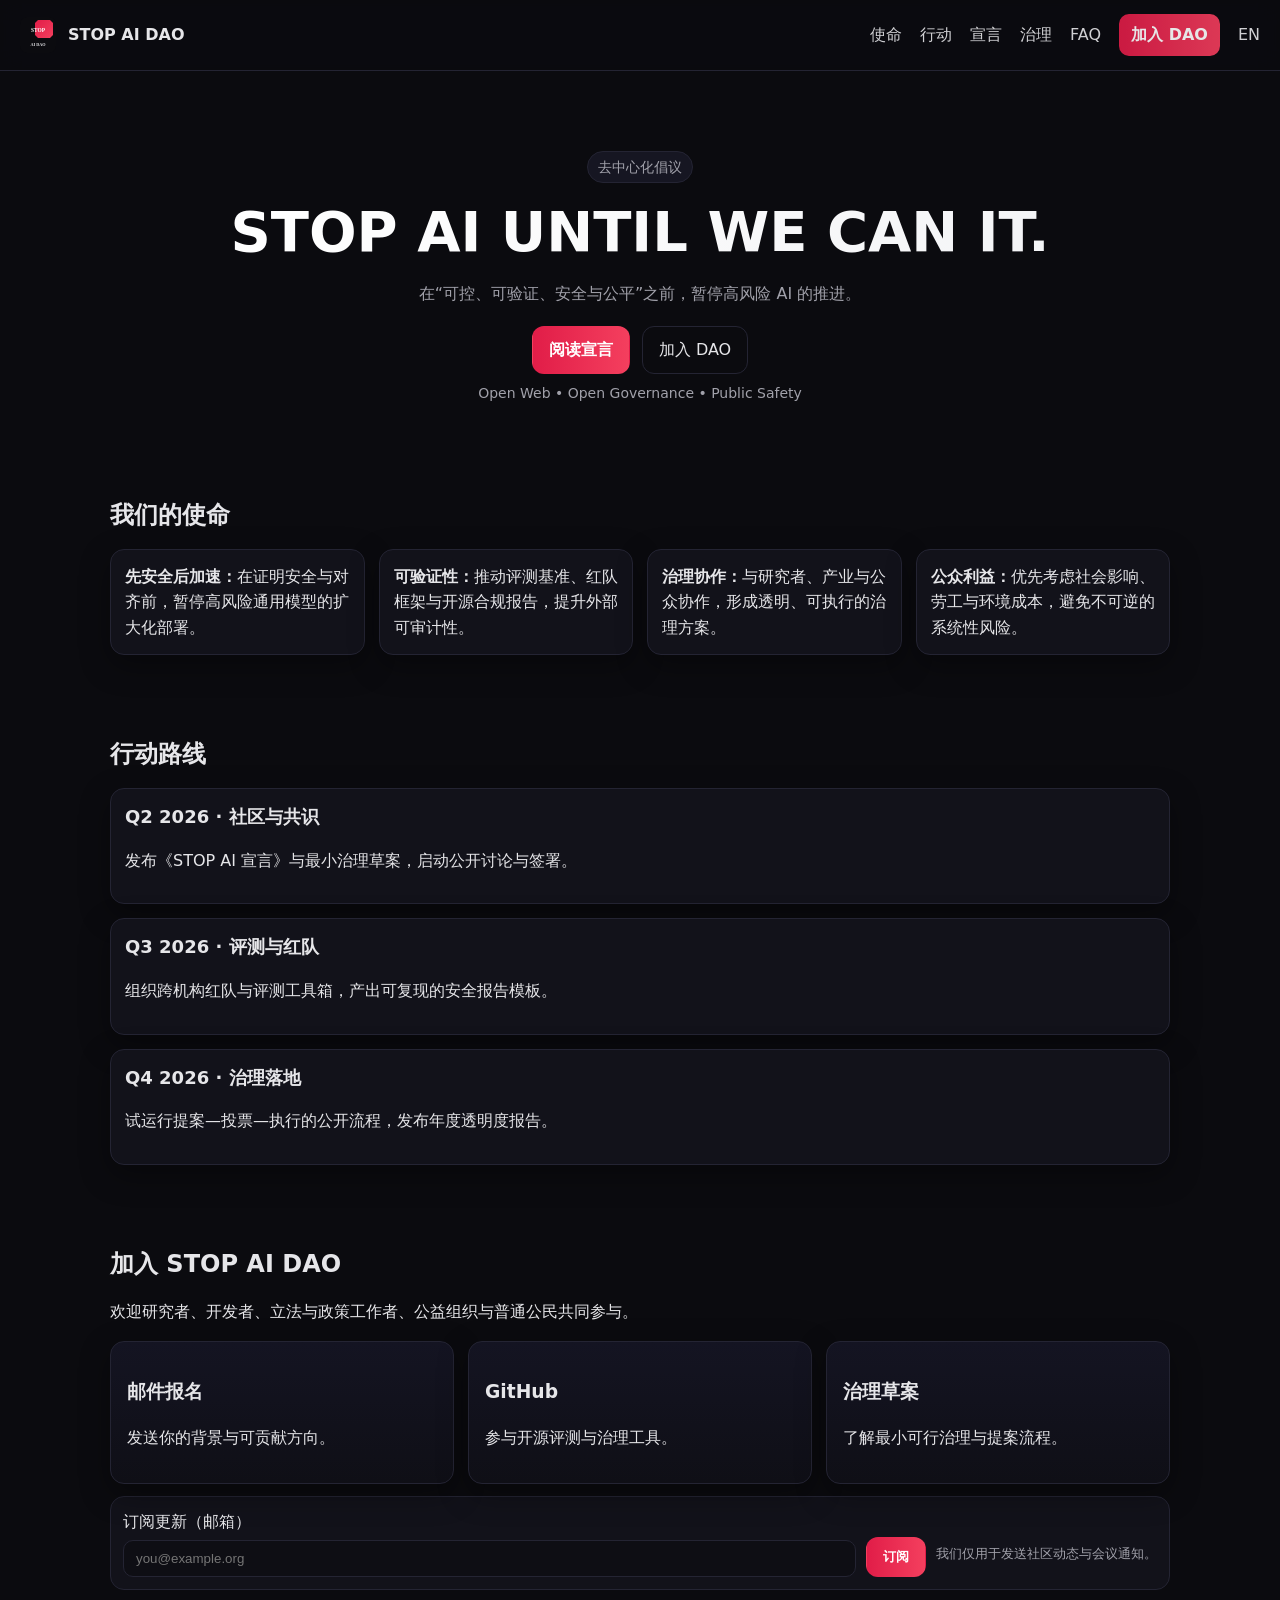
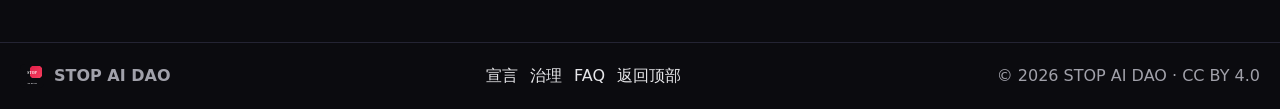
<file: index.html>
<!doctype html>
<html lang="zh-CN">
<head>
  <meta charset="utf-8">
  <meta name="viewport" content="width=device-width, initial-scale=1">
  <title>STOP AI DAO — STOP AI UNTIL WE CAN IT.</title>
  <meta name="description" content="STOP AI DAO：去中心化地推动在可控、可验证、安全与公平之前暂停高风险AI发展。Slogan: STOP AI UNTIL WE CAN IT.">
  <link rel="icon" href="/assets/favicon.svg" type="image/svg+xml">
  <link rel="preload" href="/assets/logo.svg" as="image">
  <meta property="og:title" content="STOP AI DAO">
  <meta property="og:description" content="STOP AI UNTIL WE CAN IT.">
  <meta property="og:type" content="website">
  <meta property="og:image" content="/assets/og.svg">
  <meta name="twitter:card" content="summary_large_image">
  <link rel="stylesheet" href="/styles/style.css">
</head>
<body>
  <header class="site-header">
    <a class="brand" href="/">
      <img src="/assets/logo.svg" alt="STOP AI DAO" width="36" height="36" />
      <span>STOP AI DAO</span>
    </a>
    <nav class="nav" id="main-nav">
      <a href="#mission">使命</a>
      <a href="#actions">行动</a>
      <a href="/manifesto.html">宣言</a>
      <a href="/governance.html">治理</a>
      <a href="/faq.html">FAQ</a>
      <a class="cta" href="#join">加入 DAO</a>
      <a class="lang" data-lang="en" href="/en/">EN</a>
    </nav>
    <button class="menu" id="menu-toggle" aria-label="打开菜单">☰</button>
  </header>

  <main>
    <section class="hero" id="top">
      <div class="hero-badge">去中心化倡议</div>
      <h1 class="hero-title">STOP AI UNTIL WE CAN IT.</h1>
      <p class="hero-sub">在“可控、可验证、安全与公平”之前，暂停高风险 AI 的推进。</p>
      <div class="hero-actions">
        <a class="btn primary" href="/manifesto.html">阅读宣言</a>
        <a class="btn outline" href="#join">加入 DAO</a>
      </div>
      <div class="hero-meta">Open Web • Open Governance • Public Safety</div>
    </section>

    <section class="panel" id="mission">
      <h2>我们的使命</h2>
      <ul class="bullet-grid">
        <li><strong>先安全后加速：</strong>在证明安全与对齐前，暂停高风险通用模型的扩大化部署。</li>
        <li><strong>可验证性：</strong>推动评测基准、红队框架与开源合规报告，提升外部可审计性。</li>
        <li><strong>治理协作：</strong>与研究者、产业与公众协作，形成透明、可执行的治理方案。</li>
        <li><strong>公众利益：</strong>优先考虑社会影响、劳工与环境成本，避免不可逆的系统性风险。</li>
      </ul>
    </section>

    <section class="panel" id="actions">
      <h2>行动路线</h2>
      <ol class="timeline">
        <li>
          <h3>Q2 2026 · 社区与共识</h3>
          <p>发布《STOP AI 宣言》与最小治理草案，启动公开讨论与签署。</p>
        </li>
        <li>
          <h3>Q3 2026 · 评测与红队</h3>
          <p>组织跨机构红队与评测工具箱，产出可复现的安全报告模板。</p>
        </li>
        <li>
          <h3>Q4 2026 · 治理落地</h3>
          <p>试运行提案—投票—执行的公开流程，发布年度透明度报告。</p>
        </li>
      </ol>
    </section>

    <section class="panel join" id="join">
      <h2>加入 STOP AI DAO</h2>
      <p>欢迎研究者、开发者、立法与政策工作者、公益组织与普通公民共同参与。</p>
      <div class="join-cards">
        <a class="card" href="mailto:join@stopaidao.org?subject=Join%20STOP%20AI%20DAO">
          <h3>邮件报名</h3>
          <p>发送你的背景与可贡献方向。</p>
        </a>
        <a class="card" href="https://github.com/" target="_blank" rel="noopener">
          <h3>GitHub</h3>
          <p>参与开源评测与治理工具。</p>
        </a>
        <a class="card" href="/governance.html">
          <h3>治理草案</h3>
          <p>了解最小可行治理与提案流程。</p>
        </a>
      </div>
      <form class="subscribe" action="https://formspree.io/f/placeholder" method="POST">
        <label>
          <span>订阅更新（邮箱）</span>
          <input name="email" type="email" placeholder="you@example.org" required>
        </label>
        <button class="btn primary" type="submit">订阅</button>
        <p class="form-note">我们仅用于发送社区动态与会议通知。</p>
      </form>
    </section>
  </main>

  <footer class="site-footer">
    <div class="foot-brand">
      <img src="/assets/logo.svg" alt="STOP AI DAO" width="24" height="24" />
      <strong>STOP AI DAO</strong>
    </div>
    <nav class="foot-nav">
      <a href="/manifesto.html">宣言</a>
      <a href="/governance.html">治理</a>
      <a href="/faq.html">FAQ</a>
      <a href="#top">返回顶部</a>
    </nav>
    <div class="foot-copy">© 2026 STOP AI DAO · CC BY 4.0</div>
  </footer>

  <script src="/scripts/main.js" defer></script>
</body>
</html>
</file>
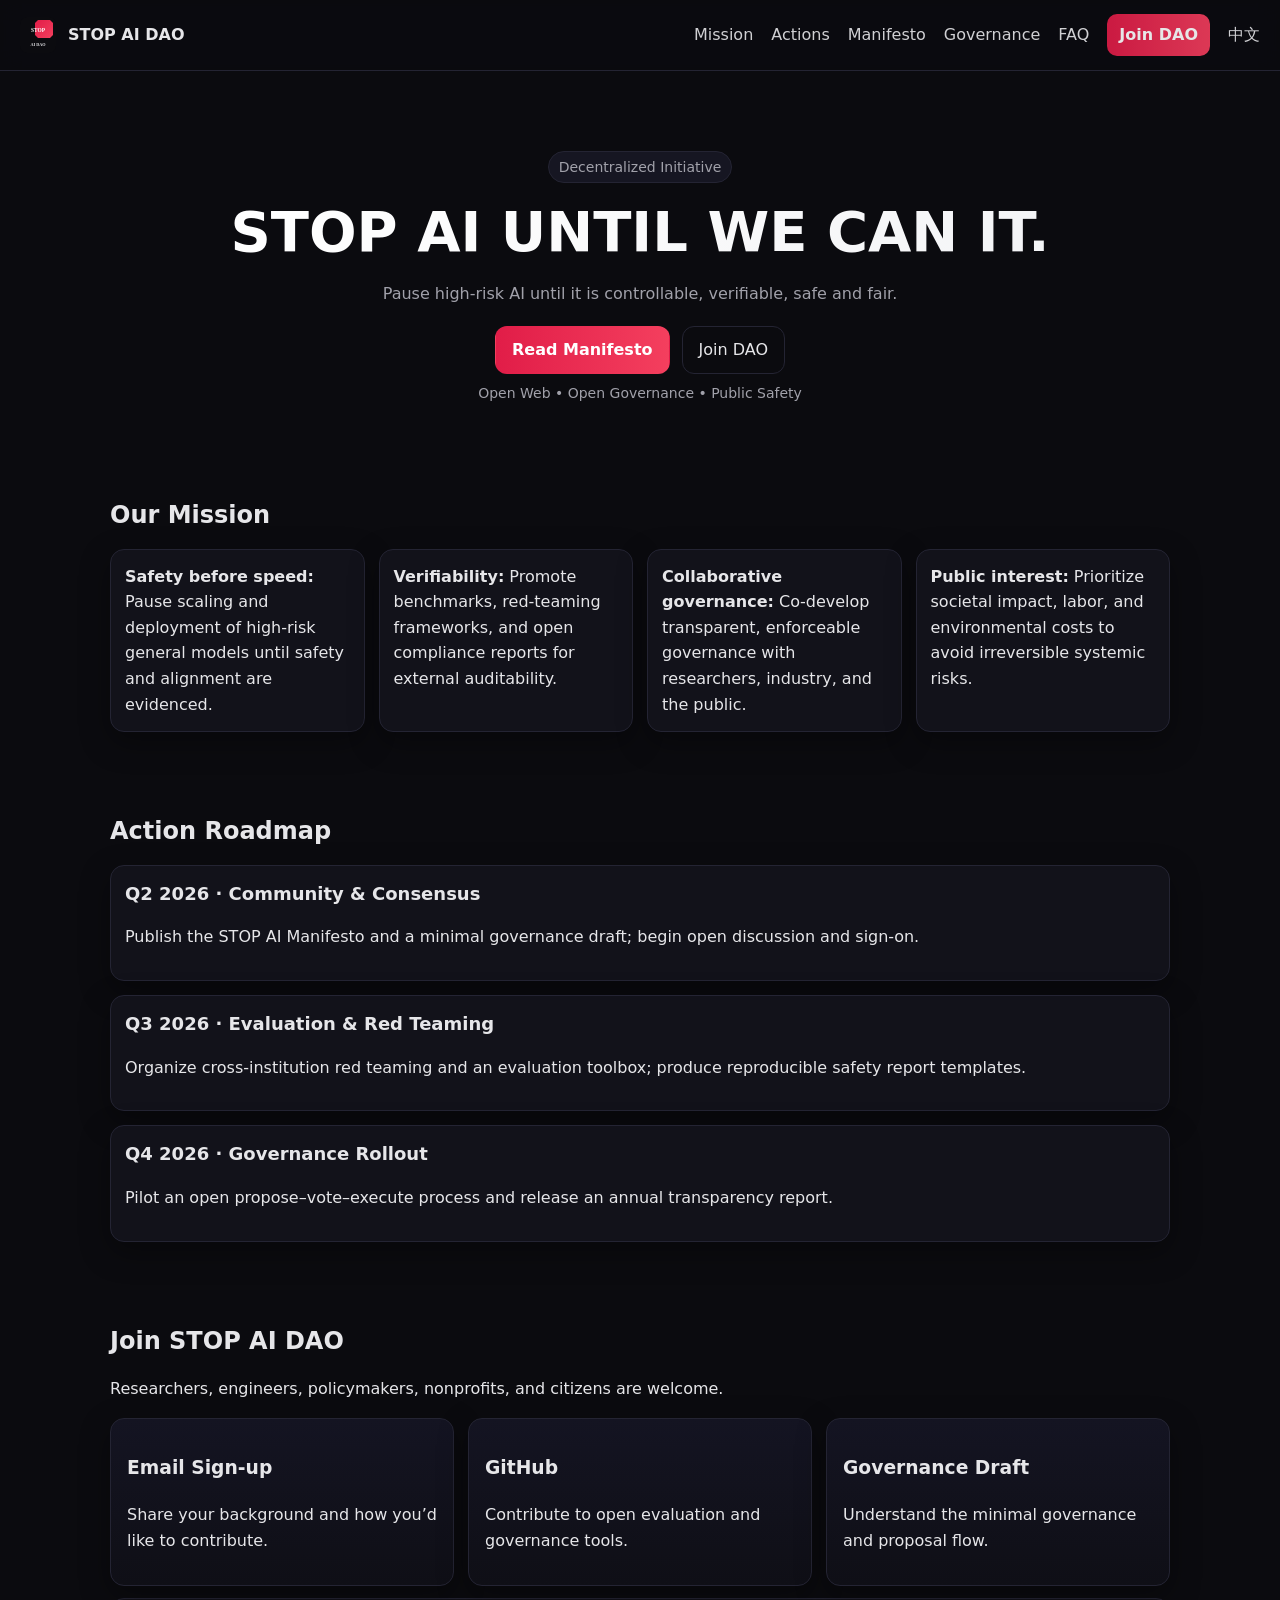
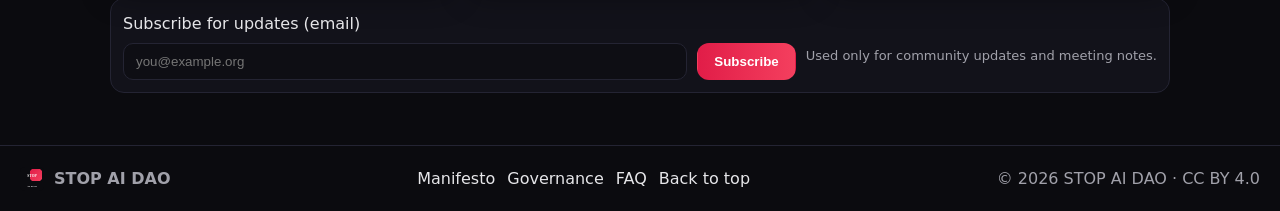
<file: en/index.html>
<!doctype html>
<html lang="en">
<head>
  <meta charset="utf-8">
  <meta name="viewport" content="width=device-width, initial-scale=1">
  <title>STOP AI DAO — STOP AI UNTIL WE CAN IT.</title>
  <meta name="description" content="STOP AI DAO: a decentralized initiative to pause high‑risk AI until it is controllable, verifiable, safe and fair.">
  <link rel="icon" href="/assets/favicon.svg" type="image/svg+xml">
  <link rel="preload" href="/assets/logo.svg" as="image">
  <meta property="og:title" content="STOP AI DAO">
  <meta property="og:description" content="STOP AI UNTIL WE CAN IT.">
  <meta property="og:type" content="website">
  <meta property="og:image" content="/assets/og.svg">
  <meta name="twitter:card" content="summary_large_image">
  <link rel="stylesheet" href="/styles/style.css">
</head>
<body>
  <header class="site-header">
    <a class="brand" href="/en/">
      <img src="/assets/logo.svg" alt="STOP AI DAO" width="36" height="36" />
      <span>STOP AI DAO</span>
    </a>
    <nav class="nav" id="main-nav">
      <a href="#mission">Mission</a>
      <a href="#actions">Actions</a>
      <a href="/en/manifesto.html">Manifesto</a>
      <a href="/en/governance.html">Governance</a>
      <a href="/en/faq.html">FAQ</a>
      <a class="cta" href="#join">Join DAO</a>
      <a class="lang" data-lang="zh" href="/">中文</a>
    </nav>
    <button class="menu" id="menu-toggle" aria-label="Open menu">☰</button>
  </header>

  <main>
    <section class="hero" id="top">
      <div class="hero-badge">Decentralized Initiative</div>
      <h1 class="hero-title">STOP AI UNTIL WE CAN IT.</h1>
      <p class="hero-sub">Pause high‑risk AI until it is controllable, verifiable, safe and fair.</p>
      <div class="hero-actions">
        <a class="btn primary" href="/en/manifesto.html">Read Manifesto</a>
        <a class="btn outline" href="#join">Join DAO</a>
      </div>
      <div class="hero-meta">Open Web • Open Governance • Public Safety</div>
    </section>

    <section class="panel" id="mission">
      <h2>Our Mission</h2>
      <ul class="bullet-grid">
        <li><strong>Safety before speed:</strong> Pause scaling and deployment of high‑risk general models until safety and alignment are evidenced.</li>
        <li><strong>Verifiability:</strong> Promote benchmarks, red‑teaming frameworks, and open compliance reports for external auditability.</li>
        <li><strong>Collaborative governance:</strong> Co‑develop transparent, enforceable governance with researchers, industry, and the public.</li>
        <li><strong>Public interest:</strong> Prioritize societal impact, labor, and environmental costs to avoid irreversible systemic risks.</li>
      </ul>
    </section>

    <section class="panel" id="actions">
      <h2>Action Roadmap</h2>
      <ol class="timeline">
        <li>
          <h3>Q2 2026 · Community & Consensus</h3>
          <p>Publish the STOP AI Manifesto and a minimal governance draft; begin open discussion and sign‑on.</p>
        </li>
        <li>
          <h3>Q3 2026 · Evaluation & Red Teaming</h3>
          <p>Organize cross‑institution red teaming and an evaluation toolbox; produce reproducible safety report templates.</p>
        </li>
        <li>
          <h3>Q4 2026 · Governance Rollout</h3>
          <p>Pilot an open propose–vote–execute process and release an annual transparency report.</p>
        </li>
      </ol>
    </section>

    <section class="panel join" id="join">
      <h2>Join STOP AI DAO</h2>
      <p>Researchers, engineers, policymakers, nonprofits, and citizens are welcome.</p>
      <div class="join-cards">
        <a class="card" href="mailto:join@stopaidao.org?subject=Join%20STOP%20AI%20DAO">
          <h3>Email Sign‑up</h3>
          <p>Share your background and how you’d like to contribute.</p>
        </a>
        <a class="card" href="https://github.com/" target="_blank" rel="noopener">
          <h3>GitHub</h3>
          <p>Contribute to open evaluation and governance tools.</p>
        </a>
        <a class="card" href="/en/governance.html">
          <h3>Governance Draft</h3>
          <p>Understand the minimal governance and proposal flow.</p>
        </a>
      </div>
      <form class="subscribe" action="https://formspree.io/f/placeholder" method="POST">
        <label>
          <span>Subscribe for updates (email)</span>
          <input name="email" type="email" placeholder="you@example.org" required>
        </label>
        <button class="btn primary" type="submit">Subscribe</button>
        <p class="form-note">Used only for community updates and meeting notes.</p>
      </form>
    </section>
  </main>

  <footer class="site-footer">
    <div class="foot-brand">
      <img src="/assets/logo.svg" alt="STOP AI DAO" width="24" height="24" />
      <strong>STOP AI DAO</strong>
    </div>
    <nav class="foot-nav">
      <a href="/en/manifesto.html">Manifesto</a>
      <a href="/en/governance.html">Governance</a>
      <a href="/en/faq.html">FAQ</a>
      <a href="#top">Back to top</a>
    </nav>
    <div class="foot-copy">© 2026 STOP AI DAO · CC BY 4.0</div>
  </footer>

  <script src="/scripts/main.js" defer></script>
</body>
</html>
</file>
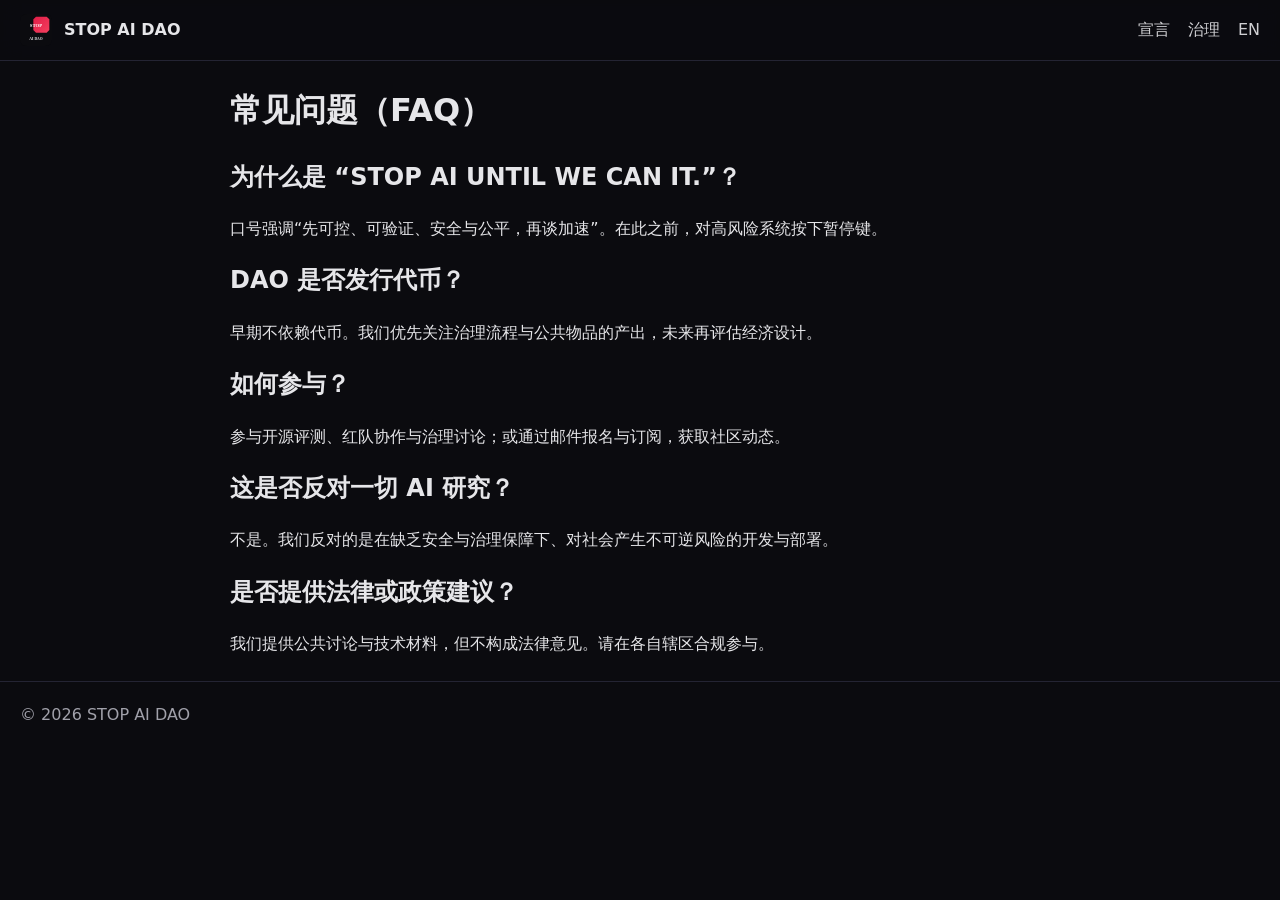
<file: faq.html>
<!doctype html>
<html lang="zh-CN">
<head>
  <meta charset="utf-8">
  <meta name="viewport" content="width=device-width, initial-scale=1">
  <title>FAQ | STOP AI DAO</title>
  <meta name="description" content="STOP AI DAO 常见问题">
  <link rel="icon" href="/assets/favicon.svg" type="image/svg+xml">
  <link rel="stylesheet" href="/styles/style.css">
</head>
<body>
  <header class="site-header">
    <a class="brand" href="/"><img src="/assets/logo.svg" alt="STOP AI DAO" width="32" height="32" /><span>STOP AI DAO</span></a>
    <nav class="nav"><a href="/manifesto.html">宣言</a><a href="/governance.html">治理</a><a class="lang" data-lang="en" href="/en/faq.html">EN</a></nav>
  </header>
  <main class="doc">
    <h1>常见问题（FAQ）</h1>

    <h2>为什么是 “STOP AI UNTIL WE CAN IT.”？</h2>
    <p>口号强调“先可控、可验证、安全与公平，再谈加速”。在此之前，对高风险系统按下暂停键。</p>

    <h2>DAO 是否发行代币？</h2>
    <p>早期不依赖代币。我们优先关注治理流程与公共物品的产出，未来再评估经济设计。</p>

    <h2>如何参与？</h2>
    <p>参与开源评测、红队协作与治理讨论；或通过邮件报名与订阅，获取社区动态。</p>

    <h2>这是否反对一切 AI 研究？</h2>
    <p>不是。我们反对的是在缺乏安全与治理保障下、对社会产生不可逆风险的开发与部署。</p>

    <h2>是否提供法律或政策建议？</h2>
    <p>我们提供公共讨论与技术材料，但不构成法律意见。请在各自辖区合规参与。</p>
  </main>
  <footer class="site-footer"><div class="foot-copy">© 2026 STOP AI DAO</div></footer>
</body>
</html>
</file>
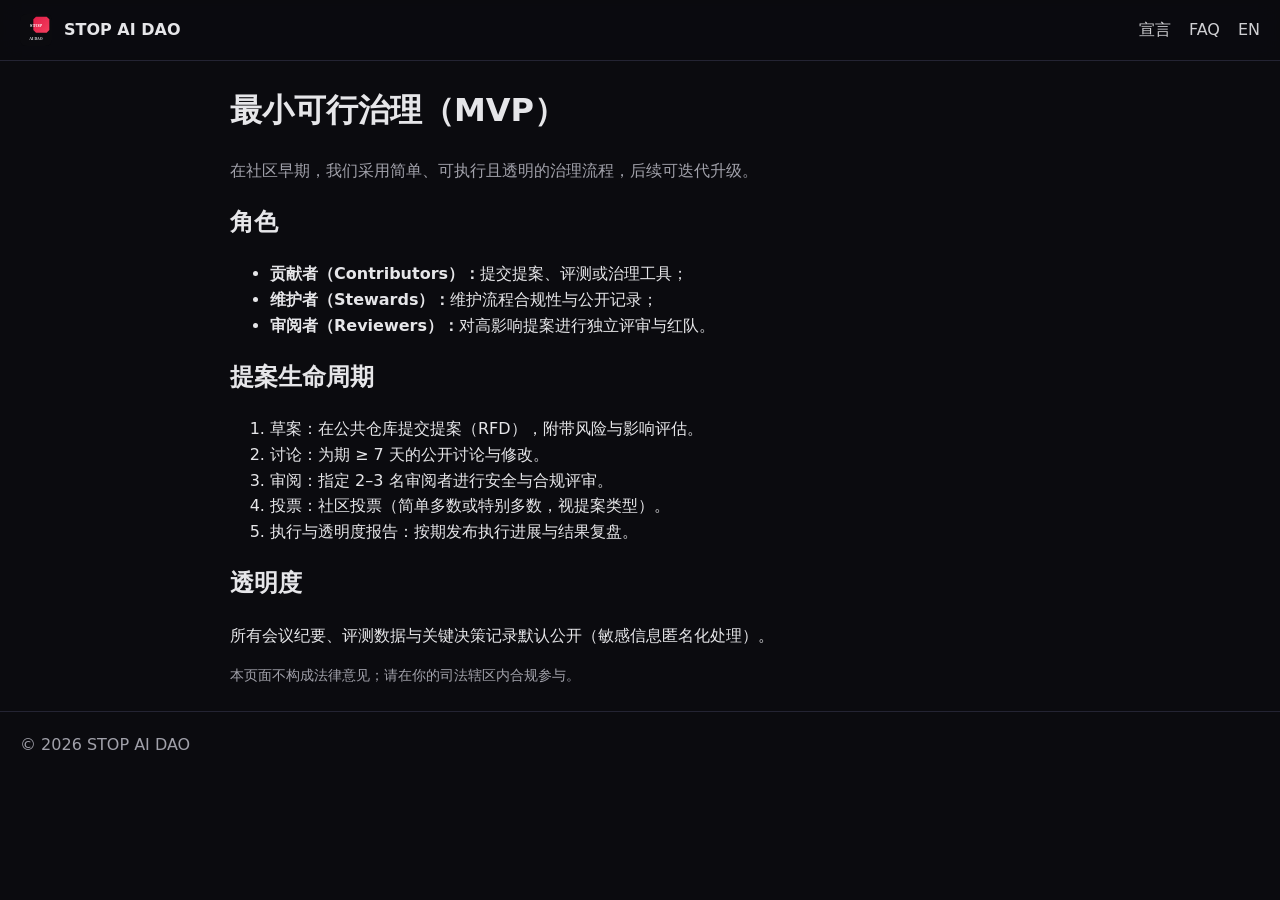
<file: governance.html>
<!doctype html>
<html lang="zh-CN">
<head>
  <meta charset="utf-8">
  <meta name="viewport" content="width=device-width, initial-scale=1">
  <title>治理 | STOP AI DAO</title>
  <meta name="description" content="STOP AI DAO 最小可行治理草案">
  <link rel="icon" href="/assets/favicon.svg" type="image/svg+xml">
  <link rel="stylesheet" href="/styles/style.css">
</head>
<body>
  <header class="site-header">
    <a class="brand" href="/"><img src="/assets/logo.svg" alt="STOP AI DAO" width="32" height="32" /><span>STOP AI DAO</span></a>
    <nav class="nav"><a href="/manifesto.html">宣言</a><a href="/faq.html">FAQ</a><a class="lang" data-lang="en" href="/en/governance.html">EN</a></nav>
  </header>
  <main class="doc">
    <h1>最小可行治理（MVP）</h1>
    <p class="lead">在社区早期，我们采用简单、可执行且透明的治理流程，后续可迭代升级。</p>
    <h2>角色</h2>
    <ul>
      <li><strong>贡献者（Contributors）：</strong>提交提案、评测或治理工具；</li>
      <li><strong>维护者（Stewards）：</strong>维护流程合规性与公开记录；</li>
      <li><strong>审阅者（Reviewers）：</strong>对高影响提案进行独立评审与红队。</li>
    </ul>
    <h2>提案生命周期</h2>
    <ol>
      <li>草案：在公共仓库提交提案（RFD），附带风险与影响评估。</li>
      <li>讨论：为期 ≥ 7 天的公开讨论与修改。</li>
      <li>审阅：指定 2–3 名审阅者进行安全与合规评审。</li>
      <li>投票：社区投票（简单多数或特别多数，视提案类型）。</li>
      <li>执行与透明度报告：按期发布执行进展与结果复盘。</li>
    </ol>
    <h2>透明度</h2>
    <p>所有会议纪要、评测数据与关键决策记录默认公开（敏感信息匿名化处理）。</p>
    <p class="note">本页面不构成法律意见；请在你的司法辖区内合规参与。</p>
  </main>
  <footer class="site-footer"><div class="foot-copy">© 2026 STOP AI DAO</div></footer>
</body>
</html>
</file>
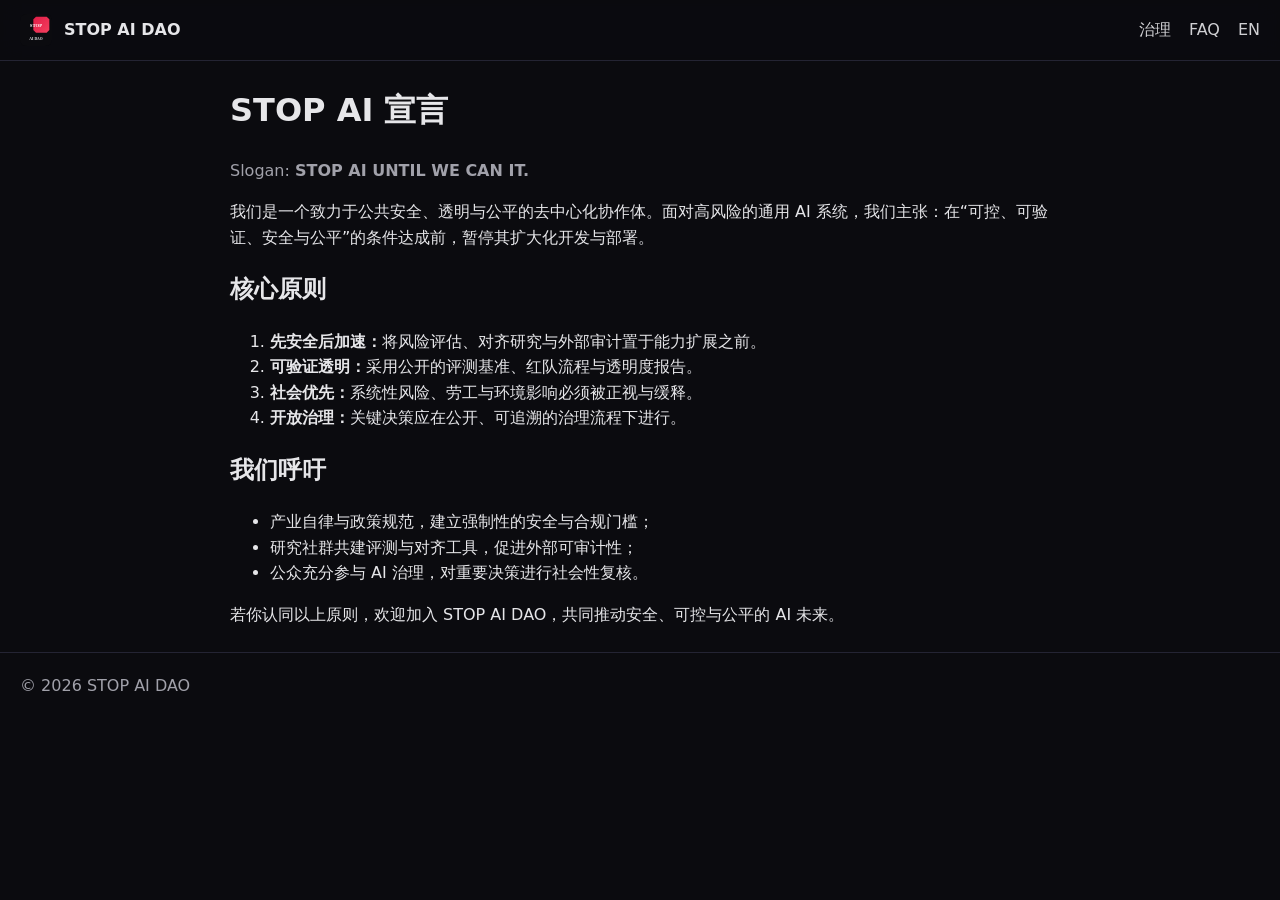
<file: manifesto.html>
<!doctype html>
<html lang="zh-CN">
<head>
  <meta charset="utf-8">
  <meta name="viewport" content="width=device-width, initial-scale=1">
  <title>宣言 | STOP AI DAO</title>
  <meta name="description" content="STOP AI DAO 宣言">
  <link rel="icon" href="/assets/favicon.svg" type="image/svg+xml">
  <link rel="stylesheet" href="/styles/style.css">
</head>
<body>
  <header class="site-header">
    <a class="brand" href="/"><img src="/assets/logo.svg" alt="STOP AI DAO" width="32" height="32" /><span>STOP AI DAO</span></a>
    <nav class="nav"><a href="/governance.html">治理</a><a href="/faq.html">FAQ</a><a class="lang" data-lang="en" href="/en/manifesto.html">EN</a></nav>
  </header>
  <main class="doc">
    <h1>STOP AI 宣言</h1>
    <p class="lead">Slogan: <strong>STOP AI UNTIL WE CAN IT.</strong></p>
    <p>我们是一个致力于公共安全、透明与公平的去中心化协作体。面对高风险的通用 AI 系统，我们主张：在“可控、可验证、安全与公平”的条件达成前，暂停其扩大化开发与部署。</p>
    <h2>核心原则</h2>
    <ol>
      <li><strong>先安全后加速：</strong>将风险评估、对齐研究与外部审计置于能力扩展之前。</li>
      <li><strong>可验证透明：</strong>采用公开的评测基准、红队流程与透明度报告。</li>
      <li><strong>社会优先：</strong>系统性风险、劳工与环境影响必须被正视与缓释。</li>
      <li><strong>开放治理：</strong>关键决策应在公开、可追溯的治理流程下进行。</li>
    </ol>
    <h2>我们呼吁</h2>
    <ul>
      <li>产业自律与政策规范，建立强制性的安全与合规门槛；</li>
      <li>研究社群共建评测与对齐工具，促进外部可审计性；</li>
      <li>公众充分参与 AI 治理，对重要决策进行社会性复核。</li>
    </ul>
    <p>若你认同以上原则，欢迎<a href="/index.html#join">加入 STOP AI DAO</a>，共同推动安全、可控与公平的 AI 未来。</p>
  </main>
  <footer class="site-footer"><div class="foot-copy">© 2026 STOP AI DAO</div></footer>
</body>
</html>
</file>
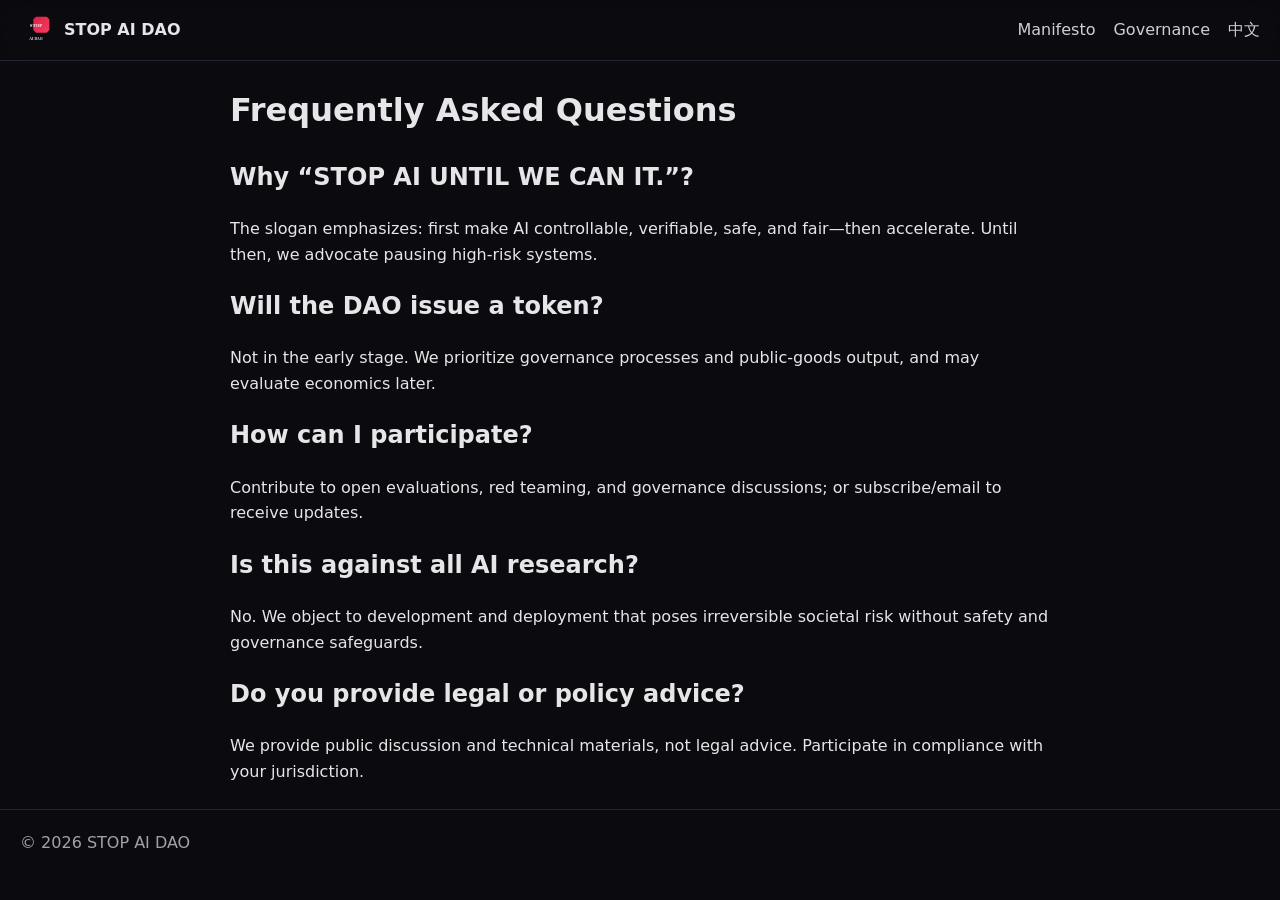
<file: en/faq.html>
<!doctype html>
<html lang="en">
<head>
  <meta charset="utf-8">
  <meta name="viewport" content="width=device-width, initial-scale=1">
  <title>FAQ | STOP AI DAO</title>
  <meta name="description" content="STOP AI DAO Frequently Asked Questions">
  <link rel="icon" href="/assets/favicon.svg" type="image/svg+xml">
  <link rel="stylesheet" href="/styles/style.css">
</head>
<body>
  <header class="site-header">
    <a class="brand" href="/en/"><img src="/assets/logo.svg" alt="STOP AI DAO" width="32" height="32" /><span>STOP AI DAO</span></a>
    <nav class="nav"><a href="/en/manifesto.html">Manifesto</a><a href="/en/governance.html">Governance</a><a class="lang" data-lang="zh" href="/">中文</a></nav>
  </header>
  <main class="doc">
    <h1>Frequently Asked Questions</h1>

    <h2>Why “STOP AI UNTIL WE CAN IT.”?</h2>
    <p>The slogan emphasizes: first make AI controllable, verifiable, safe, and fair—then accelerate. Until then, we advocate pausing high‑risk systems.</p>

    <h2>Will the DAO issue a token?</h2>
    <p>Not in the early stage. We prioritize governance processes and public‑goods output, and may evaluate economics later.</p>

    <h2>How can I participate?</h2>
    <p>Contribute to open evaluations, red teaming, and governance discussions; or subscribe/email to receive updates.</p>

    <h2>Is this against all AI research?</h2>
    <p>No. We object to development and deployment that poses irreversible societal risk without safety and governance safeguards.</p>

    <h2>Do you provide legal or policy advice?</h2>
    <p>We provide public discussion and technical materials, not legal advice. Participate in compliance with your jurisdiction.</p>
  </main>
  <footer class="site-footer"><div class="foot-copy">© 2026 STOP AI DAO</div></footer>
</body>
</html>
</file>
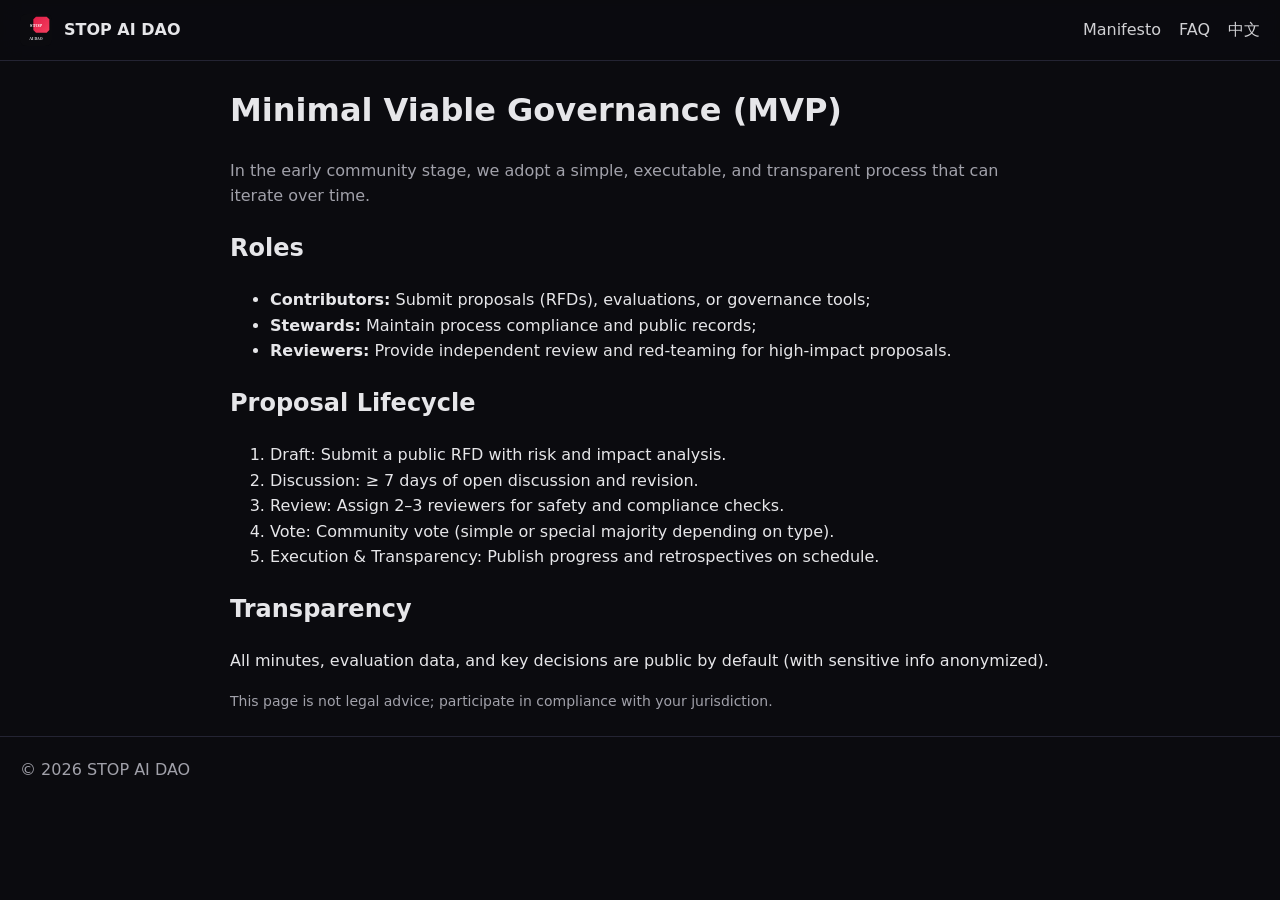
<file: en/governance.html>
<!doctype html>
<html lang="en">
<head>
  <meta charset="utf-8">
  <meta name="viewport" content="width=device-width, initial-scale=1">
  <title>Governance | STOP AI DAO</title>
  <meta name="description" content="STOP AI DAO minimal viable governance (MVP)">
  <link rel="icon" href="/assets/favicon.svg" type="image/svg+xml">
  <link rel="stylesheet" href="/styles/style.css">
</head>
<body>
  <header class="site-header">
    <a class="brand" href="/en/"><img src="/assets/logo.svg" alt="STOP AI DAO" width="32" height="32" /><span>STOP AI DAO</span></a>
    <nav class="nav"><a href="/en/manifesto.html">Manifesto</a><a href="/en/faq.html">FAQ</a><a class="lang" data-lang="zh" href="/">中文</a></nav>
  </header>
  <main class="doc">
    <h1>Minimal Viable Governance (MVP)</h1>
    <p class="lead">In the early community stage, we adopt a simple, executable, and transparent process that can iterate over time.</p>
    <h2>Roles</h2>
    <ul>
      <li><strong>Contributors:</strong> Submit proposals (RFDs), evaluations, or governance tools;</li>
      <li><strong>Stewards:</strong> Maintain process compliance and public records;</li>
      <li><strong>Reviewers:</strong> Provide independent review and red‑teaming for high‑impact proposals.</li>
    </ul>
    <h2>Proposal Lifecycle</h2>
    <ol>
      <li>Draft: Submit a public RFD with risk and impact analysis.</li>
      <li>Discussion: ≥ 7 days of open discussion and revision.</li>
      <li>Review: Assign 2–3 reviewers for safety and compliance checks.</li>
      <li>Vote: Community vote (simple or special majority depending on type).</li>
      <li>Execution & Transparency: Publish progress and retrospectives on schedule.</li>
    </ol>
    <h2>Transparency</h2>
    <p>All minutes, evaluation data, and key decisions are public by default (with sensitive info anonymized).</p>
    <p class="note">This page is not legal advice; participate in compliance with your jurisdiction.</p>
  </main>
  <footer class="site-footer"><div class="foot-copy">© 2026 STOP AI DAO</div></footer>
</body>
</html>
</file>
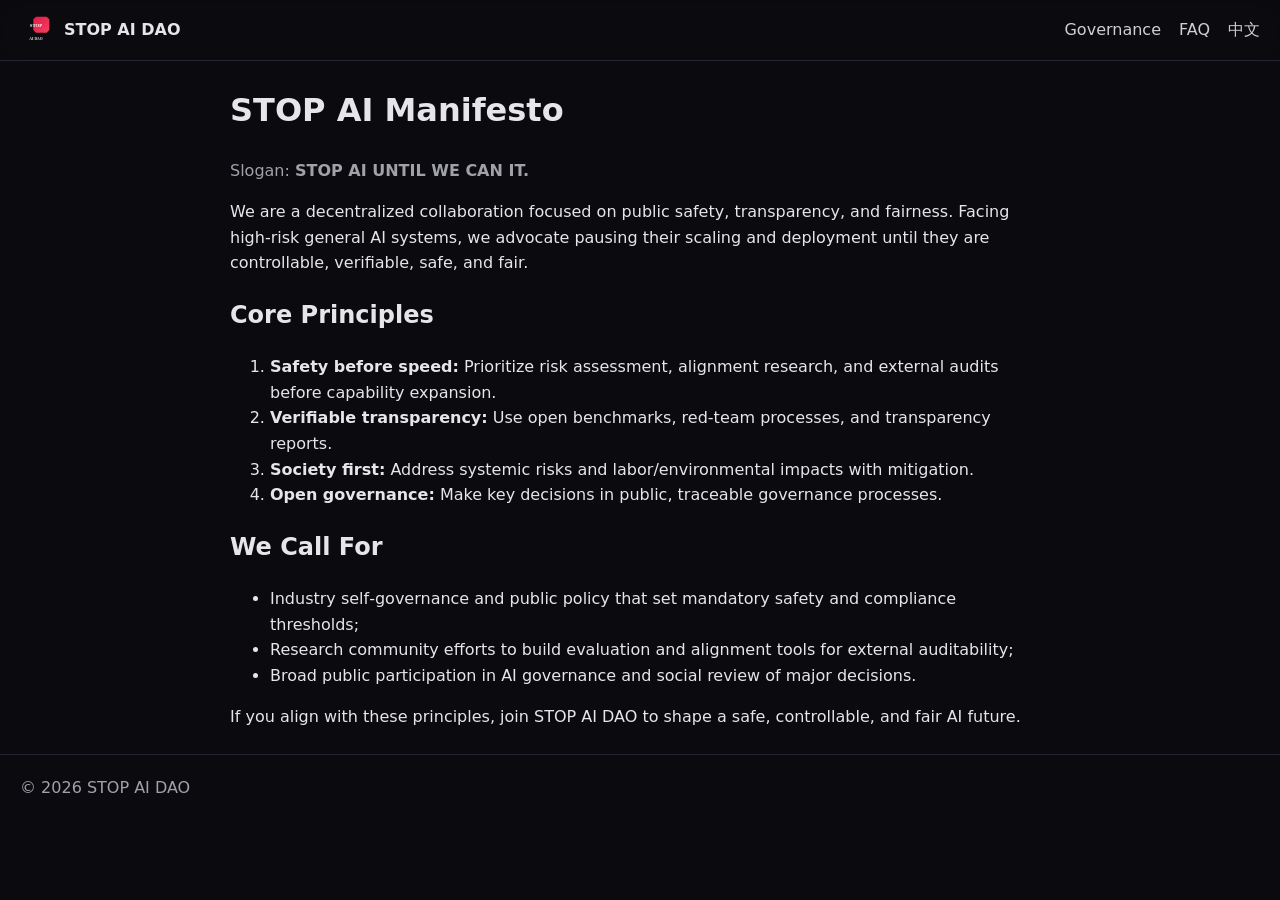
<file: en/manifesto.html>
<!doctype html>
<html lang="en">
<head>
  <meta charset="utf-8">
  <meta name="viewport" content="width=device-width, initial-scale=1">
  <title>Manifesto | STOP AI DAO</title>
  <meta name="description" content="STOP AI DAO Manifesto">
  <link rel="icon" href="/assets/favicon.svg" type="image/svg+xml">
  <link rel="stylesheet" href="/styles/style.css">
</head>
<body>
  <header class="site-header">
    <a class="brand" href="/en/"><img src="/assets/logo.svg" alt="STOP AI DAO" width="32" height="32" /><span>STOP AI DAO</span></a>
    <nav class="nav"><a href="/en/governance.html">Governance</a><a href="/en/faq.html">FAQ</a><a class="lang" data-lang="zh" href="/">中文</a></nav>
  </header>
  <main class="doc">
    <h1>STOP AI Manifesto</h1>
    <p class="lead">Slogan: <strong>STOP AI UNTIL WE CAN IT.</strong></p>
    <p>We are a decentralized collaboration focused on public safety, transparency, and fairness. Facing high‑risk general AI systems, we advocate pausing their scaling and deployment until they are controllable, verifiable, safe, and fair.</p>
    <h2>Core Principles</h2>
    <ol>
      <li><strong>Safety before speed:</strong> Prioritize risk assessment, alignment research, and external audits before capability expansion.</li>
      <li><strong>Verifiable transparency:</strong> Use open benchmarks, red‑team processes, and transparency reports.</li>
      <li><strong>Society first:</strong> Address systemic risks and labor/environmental impacts with mitigation.</li>
      <li><strong>Open governance:</strong> Make key decisions in public, traceable governance processes.</li>
    </ol>
    <h2>We Call For</h2>
    <ul>
      <li>Industry self‑governance and public policy that set mandatory safety and compliance thresholds;</li>
      <li>Research community efforts to build evaluation and alignment tools for external auditability;</li>
      <li>Broad public participation in AI governance and social review of major decisions.</li>
    </ul>
    <p>If you align with these principles, <a href="/en/index.html#join">join STOP AI DAO</a> to shape a safe, controllable, and fair AI future.</p>
  </main>
  <footer class="site-footer"><div class="foot-copy">© 2026 STOP AI DAO</div></footer>
</body>
</html>
</file>
<file: styles/style.css>
:root{--bg:#0b0b0f;--panel:#12121a;--text:#e6e6e9;--muted:#a1a1aa;--brand:#e11d48;--brand-2:#f43f5e;--ok:#22c55e;--warn:#f59e0b;--border:#242433;--shadow:0 10px 30px rgba(0,0,0,.35)}
*{box-sizing:border-box}
html,body{margin:0;padding:0;background:var(--bg);color:var(--text);font:16px/1.6 system-ui,-apple-system,Segoe UI,Roboto,Inter,Arial,sans-serif}
img{max-width:100%;height:auto}
a{color:var(--text);text-decoration:none}

.site-header{position:sticky;top:0;z-index:50;display:flex;align-items:center;justify-content:space-between;gap:16px;padding:14px 20px;border-bottom:1px solid var(--border);background:rgba(11,11,15,.7);backdrop-filter:saturate(180%) blur(12px)}
.site-header .brand{display:flex;align-items:center;gap:12px;font-weight:700}
.nav{display:flex;gap:18px;align-items:center}
.nav a{opacity:.9}
.nav a.cta{background:linear-gradient(90deg,var(--brand),var(--brand-2));padding:8px 12px;border-radius:10px;color:white;font-weight:700}
.menu{display:none;background:transparent;border:1px solid var(--border);color:var(--text);padding:6px 10px;border-radius:8px}

.hero{padding:80px 20px 40px;max-width:960px;margin:0 auto;text-align:center}
.hero-badge{display:inline-block;background:#161622;border:1px solid var(--border);padding:4px 10px;border-radius:999px;color:var(--muted);font-size:14px}
.hero-title{font-size:clamp(28px,6vw,56px);line-height:1.1;margin:18px 0;font-weight:900;background:linear-gradient(90deg,#fff, #f3f4f6);-webkit-background-clip:text;background-clip:text;color:transparent}
.hero-sub{color:var(--muted);max-width:760px;margin:0 auto 20px}
.hero-actions{display:flex;justify-content:center;gap:12px;margin:18px 0 6px}
.btn{display:inline-block;border:1px solid var(--border);padding:10px 16px;border-radius:12px}
.btn.primary{background:linear-gradient(90deg,var(--brand),var(--brand-2));color:white;border-color:transparent;font-weight:800}
.btn.outline{background:transparent}
.hero-meta{color:var(--muted);font-size:14px;margin-top:8px}

.panel{max-width:1100px;margin:24px auto;padding:28px 20px}
.panel h2{font-size:24px;margin:0 0 14px}
.bullet-grid{display:grid;grid-template-columns:repeat(auto-fit,minmax(240px,1fr));gap:14px;padding:0;margin:0;list-style:none}
.bullet-grid li{background:var(--panel);border:1px solid var(--border);border-radius:14px;padding:14px;box-shadow:var(--shadow)}
.timeline{counter-reset:step;padding:0;margin:0;list-style:none;display:grid;gap:14px}
.timeline li{background:var(--panel);border:1px solid var(--border);border-radius:14px;padding:14px;box-shadow:var(--shadow)}
.timeline h3{margin:0 0 6px;font-size:18px}

.join{margin-top:10px}
.join-cards{display:grid;grid-template-columns:repeat(auto-fit,minmax(220px,1fr));gap:14px;margin:12px 0}
.card{background:linear-gradient(180deg,#141422,#0f0f16);border:1px solid var(--border);border-radius:14px;padding:16px;box-shadow:var(--shadow)}
.card:hover{transform:translateY(-2px);transition:.2s ease}
.subscribe{display:flex;flex-wrap:wrap;gap:10px;align-items:end;margin-top:10px;background:var(--panel);border:1px solid var(--border);border-radius:14px;padding:12px}
.subscribe label{flex:1 1 260px;display:flex;flex-direction:column;gap:6px}
.subscribe input{background:#0e0e14;border:1px solid var(--border);color:var(--text);padding:10px 12px;border-radius:10px}
.form-note{color:var(--muted);font-size:13px}

.doc{max-width:860px;margin:24px auto;padding:0 20px}
.doc .lead{color:var(--muted)}
.note{color:var(--muted);font-size:14px}

.site-footer{display:flex;flex-wrap:wrap;gap:12px;align-items:center;justify-content:space-between;padding:20px;border-top:1px solid var(--border);color:var(--muted)}
.foot-brand{display:flex;align-items:center;gap:10px}
.foot-nav{display:flex;gap:12px}

@media (max-width: 860px){
  .nav{display:none}
  .menu{display:block}
  .site-header.open .nav{display:flex;position:absolute;right:12px;top:56px;background:#0e0e14;border:1px solid var(--border);border-radius:12px;padding:10px;flex-direction:column;min-width:200px}
}
</file>
